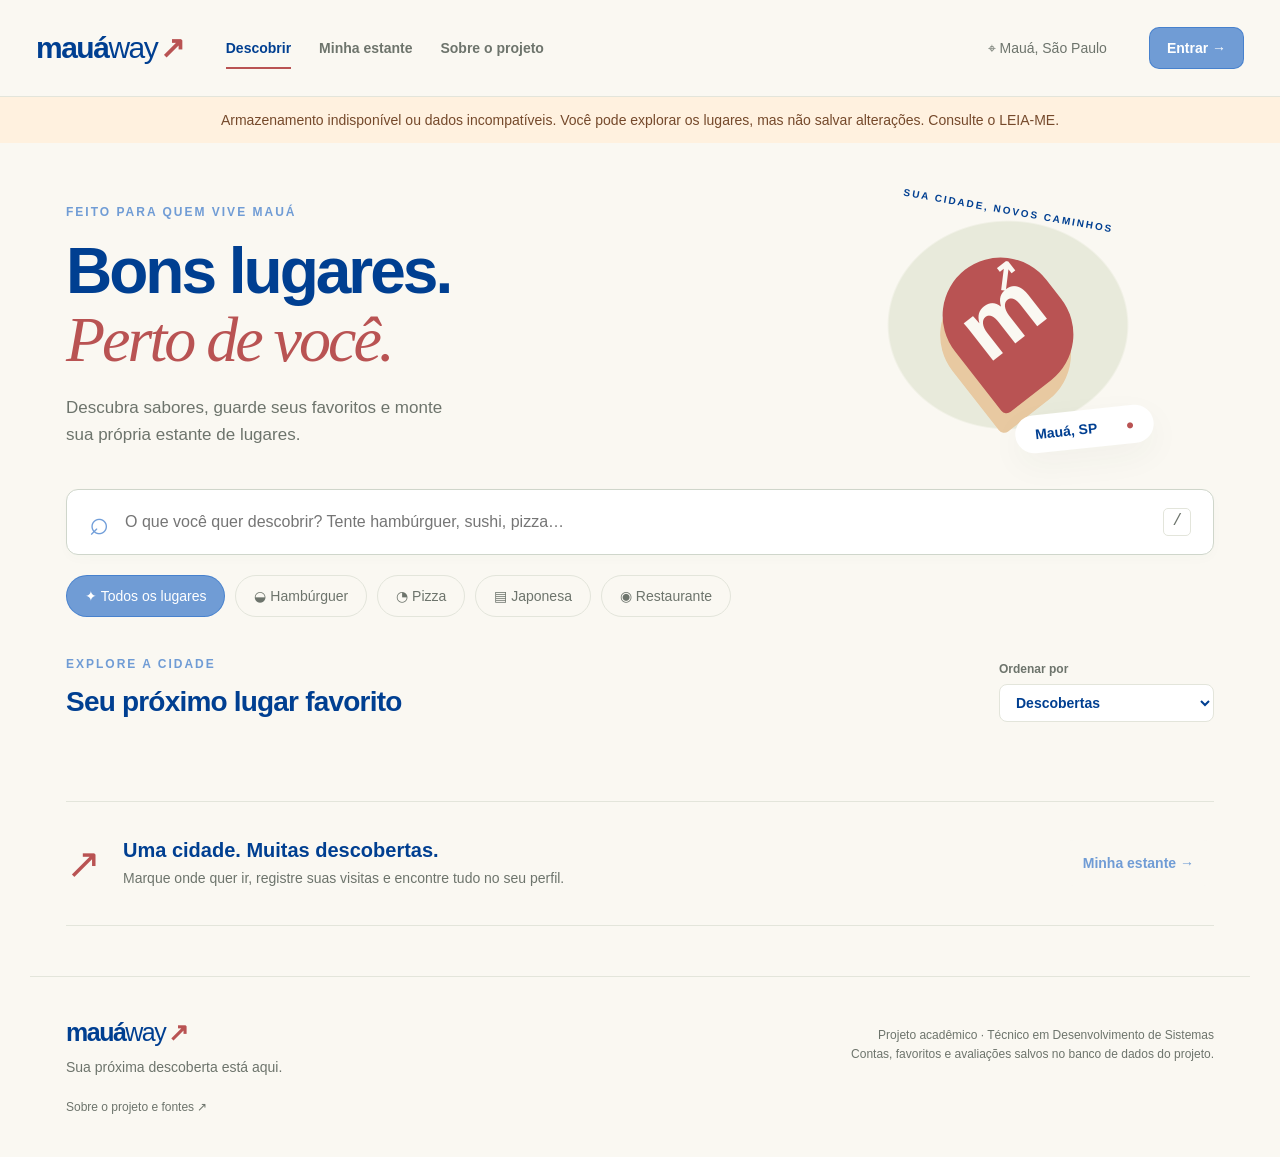
<file: index.html>
<!doctype html>
<html lang="pt-BR">
  <head>
    <meta charset="UTF-8" />
    <meta name="viewport" content="width=device-width, initial-scale=1" />
    <meta name="theme-color" content="#214d40" />
    <meta
      name="description"
      content="Descubra restaurantes de Mauá, organize seus lugares e compartilhe suas experiências."
    />
    <title>Descubra sua cidade | MauáWay</title>
    <link rel="icon" href="assets/img/favicon.svg" type="image/svg+xml" />
    <link rel="stylesheet" href="assets/css/style.css" />
    <script defer src="assets/js/data.js"></script>
    <script defer src="assets/js/store.js"></script>
    <script defer src="assets/js/ui.js"></script>
    <script defer src="assets/js/explore.js"></script>
  </head>
  <body>
    <a class="skip" href="#main">Pular para o conteúdo</a>
    <header id="header"></header>
    <main id="main" class="container">
      <section class="intro">
        <div>
          <div class="eyebrow">FEITO PARA QUEM VIVE MAUÁ</div>
          <h1>Bons lugares.<br /><em>Perto de você.</em></h1>
          <p>
            Descubra sabores, guarde seus favoritos e monte<br
              class="desktop"
            />
            sua própria estante de lugares.
          </p>
        </div>
        <div class="city-art" aria-hidden="true">
          <span class="orbit">SUA CIDADE, NOVOS CAMINHOS</span>
          <div class="pin">m<span>↗</span></div>
          <div class="art-label">Mauá, SP <span>●</span></div>
        </div>
      </section>
      <section aria-labelledby="explore-title">
        <div class="search-box">
          <span aria-hidden="true">⌕</span
          ><input
            id="search"
            type="search"
            aria-label="Pesquisar lugares"
            placeholder="O que você quer descobrir? Tente hambúrguer, sushi, pizza…"
          /><kbd aria-hidden="true">/</kbd>
        </div>
        <div class="filter-row" id="categories" aria-label="Categorias"></div>
        <div class="section-heading">
          <div>
            <div class="eyebrow">EXPLORE A CIDADE</div>
            <h2 id="explore-title">Seu próximo lugar favorito</h2>
            <p id="result-count" role="status"></p>
          </div>
          <label class="sort-label"
            >Ordenar por<select id="sort">
              <option value="featured">Descobertas</option>
              <option value="name">Nome: A–Z</option>
              <option value="rating">Melhor avaliação local</option>
            </select></label
          >
        </div>
        <div id="places" class="grid"></div>
      </section>
      <aside class="bottom-note">
        <span>↗</span>
        <div>
          <h3>Uma cidade. Muitas descobertas.</h3>
          <p>
            Marque onde quer ir, registre suas visitas e encontre tudo no seu
            perfil.
          </p>
        </div>
        <a class="button light" href="perfil.html">Minha estante →</a>
      </aside>
    </main>
    <footer>
      <a class="brand" href="index.html">mauá<span>way</span><i>↗</i></a>
      <p>Sua próxima descoberta está aqui.</p>
      <small
        >Projeto acadêmico · Técnico em Desenvolvimento de Sistemas<br />Contas, favoritos e avaliações salvos no banco de dados do projeto.</small
      ><a href="sobre.html">Sobre o projeto e fontes ↗</a>
    </footer>
    <div id="toast" role="status" aria-live="polite"></div>
  </body>
</html>
</file>
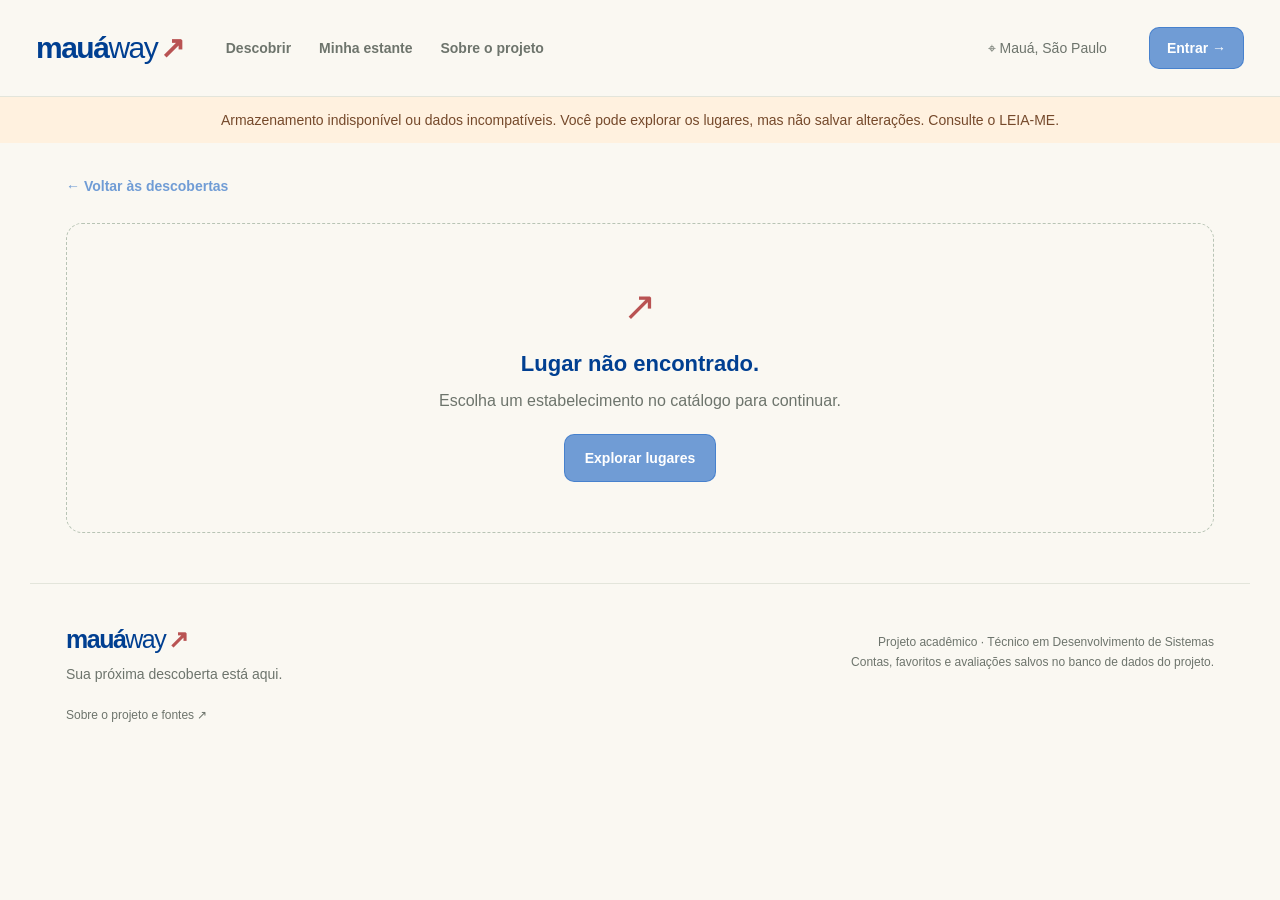
<file: lugar.html>
<!doctype html>
<html lang="pt-BR">
  <head>
    <meta charset="UTF-8" />
    <meta name="viewport" content="width=device-width, initial-scale=1" />
    <meta name="theme-color" content="#214d40" />
    <meta
      name="description"
      content="Descubra restaurantes de Mauá, organize seus lugares e compartilhe suas experiências."
    />
    <title>Conheça o lugar | MauáWay</title>
    <link rel="icon" href="assets/img/favicon.svg" type="image/svg+xml" />
    <link rel="stylesheet" href="assets/css/style.css" />
    <script defer src="assets/js/data.js"></script>
    <script defer src="assets/js/store.js"></script>
    <script defer src="assets/js/ui.js"></script>
    <script defer src="assets/js/detail.js"></script>
  </head>
  <body>
    <a class="skip" href="#main">Pular para o conteúdo</a>
    <header id="header"></header>
    <main id="main" class="container detail-main">
      <a class="text-link back" href="index.html">← Voltar às descobertas</a>
      <div id="place-detail"></div>
    </main>
    <footer>
      <a class="brand" href="index.html">mauá<span>way</span><i>↗</i></a>
      <p>Sua próxima descoberta está aqui.</p>
      <small
        >Projeto acadêmico · Técnico em Desenvolvimento de Sistemas<br />Contas, favoritos e avaliações salvos no banco de dados do projeto.</small
      ><a href="sobre.html">Sobre o projeto e fontes ↗</a>
    </footer>
    <div id="toast" role="status" aria-live="polite"></div>
  </body>
</html>
</file>
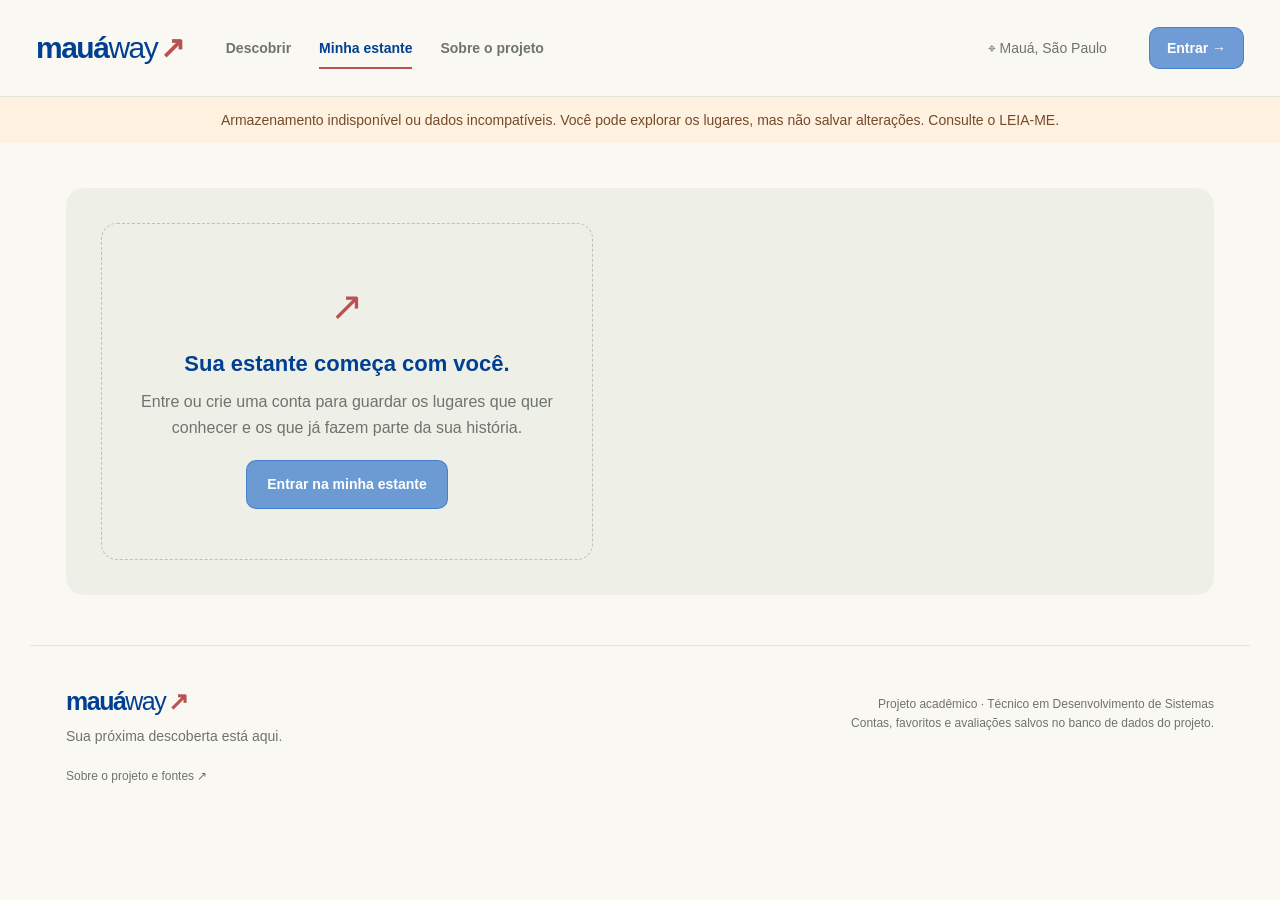
<file: perfil.html>
<!doctype html>
<html lang="pt-BR">
  <head>
    <meta charset="UTF-8" />
    <meta name="viewport" content="width=device-width, initial-scale=1" />
    <meta name="theme-color" content="#214d40" />
    <meta
      name="description"
      content="Descubra restaurantes de Mauá, organize seus lugares e compartilhe suas experiências."
    />
    <title>Minha estante | MauáWay</title>
    <link rel="icon" href="assets/img/favicon.svg" type="image/svg+xml" />
    <link rel="stylesheet" href="assets/css/style.css" />
    <script defer src="assets/js/data.js"></script>
    <script defer src="assets/js/store.js"></script>
    <script defer src="assets/js/ui.js"></script>
    <script defer src="assets/js/profile.js"></script>
  </head>
  <body>
    <a class="skip" href="#main">Pular para o conteúdo</a>
    <header id="header"></header>
    <main id="main" class="container">
      <section id="profile-head" class="profile-head"></section>
      <section id="profile-content" hidden>
        <div
          id="profile-tabs"
          class="tabs"
          role="tablist"
          aria-label="Minhas coleções"
        ></div>
        <div class="section-heading">
          <div>
            <h2 id="collection-title">Todos os lugares</h2>
            <p id="collection-count"></p>
          </div>
          <a href="index.html" class="text-link">Descobrir lugares ↗</a>
        </div>
        <div id="collection" class="grid" role="tabpanel"></div>
      </section>
      <dialog id="edit-profile">
        <form id="profile-form">
          <div class="dialog-heading">
            <h2>Seu perfil</h2>
            <button
              type="button"
              class="icon-button"
              id="close-profile"
              aria-label="Fechar"
            >
              ×
            </button>
          </div>
          <label
            >Nome<input
              name="name"
              required
              minlength="2"
              maxlength="40" /></label
          ><label
            >Sobre você<textarea
              name="bio"
              maxlength="180"
              placeholder="Quais sabores você gosta de descobrir?"
            ></textarea></label
          ><button class="button" type="submit">Salvar alterações</button>
        </form>
      </dialog>
    </main>
    <footer>
      <a class="brand" href="index.html">mauá<span>way</span><i>↗</i></a>
      <p>Sua próxima descoberta está aqui.</p>
      <small
        >Projeto acadêmico · Técnico em Desenvolvimento de Sistemas<br />Contas, favoritos e avaliações salvos no banco de dados do projeto.</small
      ><a href="sobre.html">Sobre o projeto e fontes ↗</a>
    </footer>
    <div id="toast" role="status" aria-live="polite"></div>
  </body>
</html>
</file>
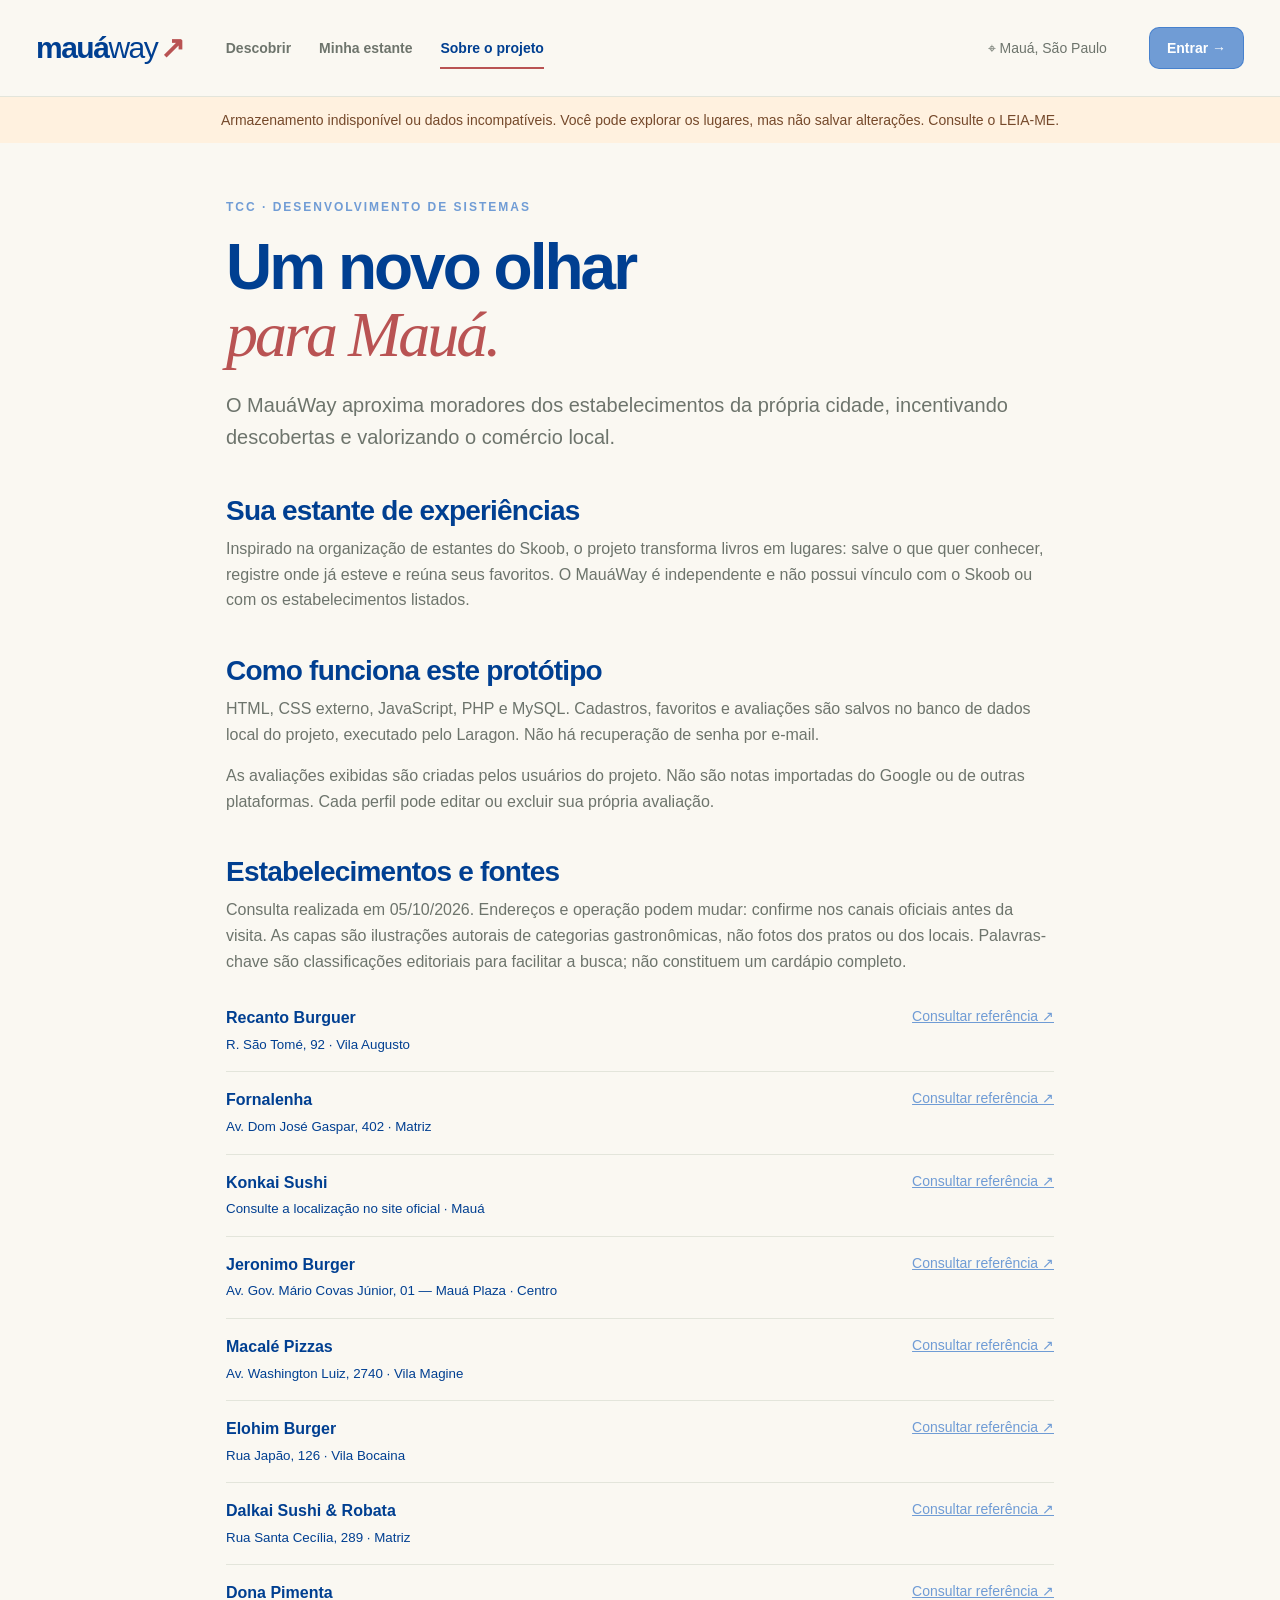
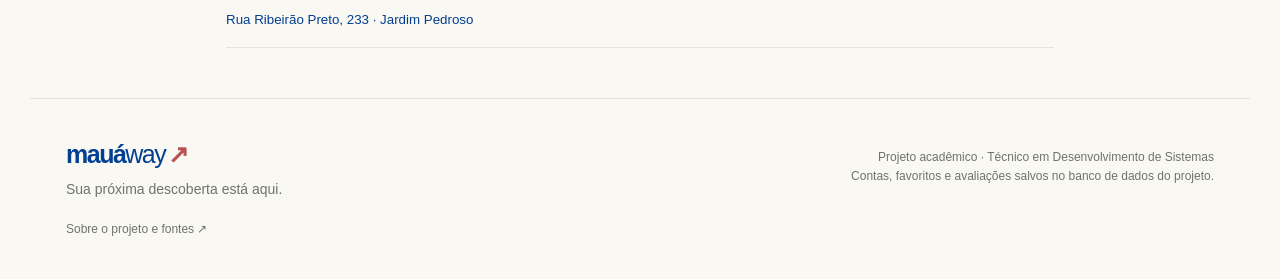
<file: sobre.html>
<!doctype html>
<html lang="pt-BR">
  <head>
    <meta charset="UTF-8" />
    <meta name="viewport" content="width=device-width, initial-scale=1" />
    <meta name="theme-color" content="#214d40" />
    <meta
      name="description"
      content="Descubra restaurantes de Mauá, organize seus lugares e compartilhe suas experiências."
    />
    <title>Sobre e fontes | MauáWay</title>
    <link rel="icon" href="assets/img/favicon.svg" type="image/svg+xml" />
    <link rel="stylesheet" href="assets/css/style.css" />
    <script defer src="assets/js/data.js"></script>
    <script defer src="assets/js/store.js"></script>
    <script defer src="assets/js/ui.js"></script>
    <script defer src="assets/js/about.js"></script>
  </head>
  <body>
    <a class="skip" href="#main">Pular para o conteúdo</a>
    <header id="header"></header>
    <main id="main" class="container about">
      <div class="eyebrow">TCC · DESENVOLVIMENTO DE SISTEMAS</div>
      <h1>Um novo olhar<br /><em>para Mauá.</em></h1>
      <p class="lead">
        O MauáWay aproxima moradores dos estabelecimentos da própria cidade,
        incentivando descobertas e valorizando o comércio local.
      </p>
      <section>
        <h2>Sua estante de experiências</h2>
        <p>
          Inspirado na organização de estantes do Skoob, o projeto transforma
          livros em lugares: salve o que quer conhecer, registre onde já esteve
          e reúna seus favoritos. O MauáWay é independente e não possui vínculo
          com o Skoob ou com os estabelecimentos listados.
        </p>
      </section>
      <section>
        <h2>Como funciona este protótipo</h2>
        <p>
          HTML, CSS externo, JavaScript, PHP e MySQL. Cadastros, favoritos e avaliações são salvos no banco de dados local do projeto, executado pelo Laragon. Não há recuperação de senha por e-mail.
        </p>
        <p>
          As avaliações exibidas são criadas pelos usuários do projeto. Não são notas importadas do Google ou de outras
          plataformas. Cada perfil pode editar ou excluir sua própria avaliação.
        </p>
      </section>
      <section>
        <h2>Estabelecimentos e fontes</h2>
        <p>
          Consulta realizada em 05/10/2026. Endereços e operação podem mudar:
          confirme nos canais oficiais antes da visita. As capas são ilustrações
          autorais de categorias gastronômicas, não fotos dos pratos ou dos
          locais. Palavras-chave são classificações editoriais para facilitar a
          busca; não constituem um cardápio completo.
        </p>
        <div id="sources"></div>
      </section>
    </main>
    <footer>
      <a class="brand" href="index.html">mauá<span>way</span><i>↗</i></a>
      <p>Sua próxima descoberta está aqui.</p>
      <small
        >Projeto acadêmico · Técnico em Desenvolvimento de Sistemas<br />Contas, favoritos e avaliações salvos no banco de dados do projeto.</small
      ><a href="sobre.html">Sobre o projeto e fontes ↗</a>
    </footer>
    <div id="toast" role="status" aria-live="polite"></div>
  </body>
</html>
</file>
<file: assets/css/style.css>
/* MauáWay — sistema visual compartilhado; nenhum CSS inline. */
:root {
  --paper: #faf8f2;
  --white: #fff;
  --ink: #003f91;
  --muted: #6d746c;
  --green: #3676c9b4;
  --orange: #b95353;
  --line: #e3e5db;
  --soft: #eef0e8;
  --radius: 18px;
  --shadow: 0 12px 35px #233d340b;
}
* {
  box-sizing: border-box;
}
body {
  margin: 0;
  background: var(--paper);
  color: var(--ink);
  font-family: Inter, "Segoe UI", Arial, sans-serif;
  font-size: 16px;
  line-height: 1.6;
}
button,
input,
select,
textarea {
  font: inherit;
}
button,
a,
input,
select,
textarea {
  -webkit-tap-highlight-color: transparent;
}
button,
a {
  touch-action: manipulation;
}
a {
  color: inherit;
  text-decoration: none;
}
button {
  cursor: pointer;
}
button:disabled {
  cursor: wait;
  opacity: 0.6;
}
button:focus-visible,
a:focus-visible,
input:focus-visible,
select:focus-visible,
textarea:focus-visible {
  outline: 3px solid var(--orange);
  outline-offset: 4px;
}
h1,
h2,
h3,
p {
  margin-top: 0;
}
h1 {
  font-size: clamp(40px, 5vw, 68px);
  line-height: 1.06;
  letter-spacing: -3px;
  font-weight: 750;
  margin: 16px 0 20px;
}
h1 em {
  color: var(--orange);
  font-family: Georgia, serif;
  font-weight: 400;
}
h2 {
  font-size: 28px;
  line-height: 1.25;
  letter-spacing: -0.8px;
  margin-bottom: 8px;
}
h3 {
  line-height: 1.3;
}
p {
  color: var(--muted);
}
[hidden] {
  display: none !important;
}
.container {
  max-width: 1220px;
  margin: auto;
  padding: 0 36px;
}
header {
  border-bottom: 1px solid var(--line);
  background: var(--paper);
}
.nav {
  max-width: 1292px;
  padding: 24px 36px;
  margin: auto;
  display: flex;
  align-items: center;
  gap: 42px;
}
.brand {
  font-size: 30px;
  font-weight: 800;
  letter-spacing: -1.5px;
  white-space: nowrap;
}
.brand span {
  font-weight: 400;
}
.brand i {
  font-style: normal;
  color: var(--orange);
  padding-left: 3px;
}
.nav-links {
  display: flex;
  gap: 28px;
  align-items: center;
  flex: 1;
  font-size: 14px;
  font-weight: 600;
}
.nav-links a {
  padding: 8px 0;
  color: var(--muted);
}
.nav-links a.active {
  color: var(--ink);
  box-shadow: 0 2px var(--orange);
}
.location {
  font-size: 14px;
  color: var(--muted);
  white-space: nowrap;
}
.button {
  display: inline-flex;
  justify-content: center;
  align-items: center;
  gap: 8px;
  background: var(--green);
  border: 1px solid var(--green);
  color: white;
  border-radius: 10px;
  padding: 12px 20px;
  font-weight: 650;
  font-size: 14px;
  transition:
    background 0.2s,
    transform 0.2s;
}
.button:hover {
  background: #34624f;
  transform: translateY(-1px);
}
.button.small {
  padding: 9px 17px;
}
.button.secondary {
  background: transparent;
  color: var(--green);
  border-color: #b5c1b5;
}
.button.light {
  background: var(--paper);
  color: var(--green);
  border: 0;
}
.button.danger {
  background: #fff;
  color: #9a342c;
  border-color: #d8a8a3;
}
.full {
  width: 100%;
}
.eyebrow {
  font-size: 12px;
  letter-spacing: 2px;
  font-weight: 750;
  color: var(--green);
}
.intro {
  display: flex;
  justify-content: space-between;
  align-items: center;
  padding: 52px 0 34px;
}
.intro p {
  margin-bottom: 0;
  font-size: 17px;
}
.city-art {
  position: relative;
  width: 300px;
  height: 260px;
  margin-right: 56px;
  background: radial-gradient(ellipse, #e8eadb 0 56%, transparent 57%);
  display: grid;
  place-items: center;
}
.pin {
  width: 116px;
  height: 140px;
  background: var(--orange);
  border-radius: 70px 70px 70px 8px;
  transform: rotate(-38deg);
  box-shadow: -14px 14px 0 #e8c9a1;
  display: grid;
  place-items: center;
  color: var(--paper);
  font-size: 90px;
  font-weight: 750;
  line-height: 1;
  padding-bottom: 24px;
}
.pin span {
  position: absolute;
  font-size: 38px;
  right: 15px;
  top: 10px;
}
.orbit {
  position: absolute;
  top: 8px;
  font-size: 10px;
  letter-spacing: 2px;
  transform: rotate(10deg);
  font-weight: 700;
}
.art-label {
  position: absolute;
  bottom: 7px;
  right: 4px;
  background: white;
  box-shadow: var(--shadow);
  padding: 8px 20px;
  border-radius: 30px;
  transform: rotate(-6deg);
  font-size: 14px;
  font-weight: 600;
}
.art-label span {
  color: var(--orange);
  padding-left: 25px;
}
.search-box {
  display: flex;
  align-items: center;
  gap: 16px;
  background: white;
  border: 1px solid #cfd6cb;
  padding: 13px 22px;
  border-radius: 12px;
  box-shadow: 0 4px 12px #214d4005;
}
.search-box > span {
  font-size: 34px;
  line-height: 1;
  color: var(--green);
}
.search-box input {
  width: 100%;
  padding: 6px 0;
  border: 0;
  outline-offset: 8px;
  background: none;
  color: var(--ink);
  min-width: 0;
}
.search-box kbd {
  border: 1px solid var(--line);
  padding: 0 8px;
  color: var(--muted);
  border-radius: 5px;
}
.filter-row {
  display: flex;
  gap: 10px;
  flex-wrap: wrap;
  margin: 20px 0 38px;
}
.chip {
  padding: 9px 18px;
  border: 1px solid var(--line);
  background: transparent;
  border-radius: 30px;
  color: var(--muted);
  font-size: 14px;
}
.chip:hover {
  border-color: var(--green);
}
.chip.active {
  background: var(--green);
  color: white;
  border-color: var(--green);
}
.section-heading {
  display: flex;
  justify-content: space-between;
  align-items: center;
  gap: 20px;
  margin: 24px 0;
}
.section-heading .eyebrow {
  margin-bottom: 9px;
}
.section-heading p {
  font-size: 14px;
  margin: 0;
}
.sort-label {
  font-size: 12px;
  color: var(--muted);
  display: grid;
  gap: 5px;
}
select {
  border: 1px solid var(--line);
  padding: 9px 32px 9px 12px;
  background: white;
  border-radius: 8px;
  color: var(--ink);
  font-size: 14px;
}
.grid {
  display: grid;
  grid-template-columns: repeat(4, minmax(0, 1fr));
  gap: 26px 20px;
}
.card {
  background: var(--white);
  border: 1px solid var(--line);
  border-radius: 15px;
  overflow: hidden;
  box-shadow: 0 4px 8px #214d4003;
  transition:
    transform 0.2s,
    box-shadow 0.2s;
}
.card:hover {
  transform: translateY(-4px);
  box-shadow: var(--shadow);
}
.cover {
  position: relative;
  display: block;
  background: var(--soft);
  overflow: hidden;
}
.cover img {
  display: block;
  width: 100%;
  aspect-ratio: 1.29;
  object-fit: cover;
  transition: transform 0.3s;
}
.card:hover .cover img {
  transform: scale(1.04);
}
.cover-label {
  position: absolute;
  bottom: 10px;
  left: 10px;
  background: #fffdf1ed;
  border-radius: 20px;
  padding: 3px 10px;
  font-size: 11px;
  color: var(--ink);
}
.card-body {
  padding: 17px 16px 15px;
}
.card-meta {
  display: flex;
  justify-content: space-between;
  gap: 5px;
  font-size: 11px;
  letter-spacing: 1px;
  text-transform: uppercase;
  color: var(--muted);
}
.card h3 {
  margin: 7px 0;
  font-size: 18px;
  letter-spacing: -0.4px;
}
.card h3 a:hover {
  text-decoration: underline;
}
.neighborhood {
  font-size: 13px;
  margin-bottom: 12px;
}
.rating {
  font-size: 12px;
  color: var(--muted);
  margin-bottom: 16px;
}
.rating strong {
  color: var(--green);
}
.card-actions {
  display: flex;
  gap: 7px;
  border-top: 1px solid var(--line);
  padding-top: 13px;
}
.save-btn {
  flex: 1;
  border: 1px solid var(--line);
  border-radius: 7px;
  padding: 8px;
  background: white;
  color: var(--green);
  font-size: 12px;
  font-weight: 650;
}
.save-btn.selected {
  background: var(--soft);
  border-color: #9bb099;
}
.favorite {
  width: 36px;
  flex: none;
  font-size: 19px;
  line-height: 1;
}
.favorite.selected {
  color: var(--orange);
  background: #fff0e8;
  border-color: #ebbea4;
}
.bottom-note {
  display: flex;
  align-items: center;
  gap: 22px;
  border-top: 1px solid var(--line);
  border-bottom: 1px solid var(--line);
  margin: 50px 0 24px;
  padding: 28px 0;
}
.bottom-note > span {
  font-size: 42px;
  color: var(--orange);
}
.bottom-note h3 {
  margin-bottom: 4px;
  font-size: 20px;
}
.bottom-note p {
  margin: 0;
  font-size: 14px;
}
.bottom-note .button {
  margin-left: auto;
  white-space: nowrap;
}
footer {
  max-width: 1220px;
  margin: 50px auto 0;
  padding: 35px 36px 40px;
  border-top: 1px solid var(--line);
  display: grid;
  grid-template-columns: 1fr 1fr;
  gap: 4px 30px;
}
footer .brand {
  font-size: 25px;
}
footer p {
  font-size: 14px;
  grid-column: 1;
  margin: 0;
}
footer small {
  grid-column: 2;
  grid-row: 1/3;
  text-align: right;
  color: var(--muted);
  font-size: 12px;
  align-self: center;
}
footer > a:last-child {
  grid-column: 1/-1;
  font-size: 12px;
  margin-top: 16px;
  color: var(--muted);
}
.skip {
  position: absolute;
  top: -60px;
  left: 20px;
  background: white;
  z-index: 10;
  padding: 10px;
}
.skip:focus {
  top: 10px;
}
#toast {
  position: fixed;
  bottom: 24px;
  left: 50%;
  transform: translate(-50%, 20px);
  background: var(--green);
  color: white;
  padding: 13px 22px;
  border-radius: 12px;
  box-shadow: var(--shadow);
  opacity: 0;
  pointer-events: none;
  transition: 0.2s;
  z-index: 100;
  max-width: 90%;
  font-size: 14px;
}
#toast.show {
  opacity: 1;
  transform: translate(-50%, 0);
}
.empty {
  grid-column: 1/-1;
  text-align: center;
  border: 1px dashed #b8c4b5;
  border-radius: 16px;
  padding: 50px 20px;
}
.empty .empty-icon {
  font-size: 40px;
  color: var(--orange);
  display: block;
  margin-bottom: 12px;
}
.empty h3 {
  font-size: 22px;
  margin-bottom: 10px;
}
.empty p {
  max-width: 450px;
  margin: 0 auto 20px;
}
.text-link {
  font-size: 14px;
  font-weight: 650;
  color: var(--green);
}
.text-link:hover {
  text-decoration: underline;
}
.auth-layout {
  display: grid;
  grid-template-columns: 1fr 1fr;
  gap: 90px;
  padding-top: 65px;
  padding-bottom: 45px;
  align-items: center;
}
.auth-story h1 {
  font-size: 72px;
}
.auth-story {
  padding: 10px 0;
}
.auth-story > p {
  font-size: 18px;
}
.mini-shelf {
  display: flex;
  gap: 12px;
  margin: 30px 0 22px;
}
.mini-shelf img {
  width: 28%;
  border-radius: 12px;
  box-shadow: 0 10px 0 #ded9c7;
}
.mini-shelf img:nth-child(2) {
  transform: translateY(-15px);
}
.auth-story > p:last-child {
  font-size: 13px;
}
.auth-card {
  background: white;
  border: 1px solid var(--line);
  border-radius: 20px;
  padding: 34px;
}
.tabs {
  display: flex;
  gap: 24px;
  border-bottom: 1px solid var(--line);
  overflow-x: auto;
}
.tabs button {
  border: 0;
  background: none;
  color: var(--muted);
  white-space: nowrap;
  padding: 14px 1px;
  font-size: 14px;
}
.tabs button[aria-selected="true"] {
  color: var(--green);
  box-shadow: inset 0 -3px var(--orange);
  font-weight: 700;
}
.auth-card .tabs {
  margin-bottom: 28px;
}
.auth-card h2 {
  font-size: 26px;
}
.auth-card > p {
  font-size: 14px;
}
.auth-card form {
  margin-top: 24px;
}
label {
  display: grid;
  gap: 7px;
  font-size: 14px;
  font-weight: 600;
}
form label {
  margin-bottom: 17px;
}
input,
textarea {
  border: 1px solid #cfd6cb;
  border-radius: 8px;
  padding: 12px;
  background: white;
  color: var(--ink);
  width: 100%;
  min-width: 0;
}
textarea {
  min-height: 110px;
  resize: vertical;
}
.password-field {
  display: flex;
  border: 1px solid #cfd6cb;
  border-radius: 8px;
  overflow: hidden;
}
.password-field input {
  border: 0;
}
.password-field button {
  border: 0;
  background: none;
  color: var(--green);
  font-size: 12px;
  padding: 0 14px;
}
.form-error {
  color: #a6342b;
  font-size: 14px;
}
.form-error:empty {
  display: none;
}
.divider {
  text-align: center;
  color: var(--muted);
  font-size: 12px;
  margin: 20px 0;
}
.local-notice {
  font-size: 12px !important;
  margin: 20px 0 0;
}
.profile-head {
  margin: 45px 0 25px;
  padding: 35px;
  background: var(--soft);
  border-radius: 18px;
  display: flex;
  gap: 24px;
  align-items: center;
}
.avatar {
  background: var(--green);
  color: #fff4d7;
  border-radius: 50%;
  width: 86px;
  height: 86px;
  flex-shrink: 0;
  display: grid;
  place-items: center;
  font-size: 32px;
  font-weight: 700;
}
.profile-info {
  flex: 1;
  min-width: 0;
}
.profile-info h1 {
  font-size: 34px;
  letter-spacing: -1px;
  margin: 0 0 8px;
  overflow-wrap: anywhere;
}
.profile-info p {
  margin-bottom: 8px;
  overflow-wrap: anywhere;
}
.profile-info small {
  font-size: 13px;
  color: var(--muted);
}
.profile-buttons {
  display: grid;
  gap: 8px;
}
.tabs .badge {
  background: var(--soft);
  padding: 2px 7px;
  border-radius: 12px;
  font-size: 12px;
  margin-left: 5px;
}
.detail-main {
  padding-top: 30px;
}
.back {
  display: inline-block;
  margin-bottom: 25px;
}
.detail-hero {
  display: grid;
  grid-template-columns: 340px 1fr;
  gap: 42px;
  align-items: start;
}
.detail-cover {
  width: 100%;
  border-radius: 20px;
}
.image-caption {
  font-size: 12px;
  text-align: center;
}
.detail-hero h1 {
  font-size: 42px;
  letter-spacing: -1.5px;
  margin: 13px 0;
}
.detail-hero .lead {
  font-size: 17px;
  max-width: 670px;
}
.detail-hero .rating {
  font-size: 14px;
}
.detail-actions {
  display: flex;
  flex-wrap: wrap;
  gap: 10px;
  margin: 20px 0;
}
.tag-toggle {
  border: 1px solid #bdc8b9;
  background: white;
  color: var(--green);
  padding: 10px 14px;
  border-radius: 8px;
  font-size: 14px;
}
.tag-toggle.selected {
  background: var(--green);
  color: white;
}
.keywords {
  display: flex;
  gap: 7px;
  flex-wrap: wrap;
  margin-top: 18px;
}
.keywords a {
  background: var(--soft);
  font-size: 12px;
  border-radius: 20px;
  padding: 4px 10px;
}
.detail-info {
  display: flex;
  gap: 20px;
  flex-wrap: wrap;
  margin-top: 18px;
}
.detail-info a {
  font-size: 14px;
  text-decoration: underline;
  text-underline-offset: 4px;
}
.review-layout {
  display: grid;
  grid-template-columns: 1fr 360px;
  gap: 50px;
  border-top: 1px solid var(--line);
  margin-top: 36px;
  padding-top: 30px;
}
.review-layout h2 {
  font-size: 26px;
}
.review-card {
  background: white;
  padding: 22px;
  border-radius: 14px;
  border: 1px solid var(--line);
  margin: 15px 0;
  overflow-wrap: anywhere;
}
.review-card header {
  border: 0;
  background: none;
  display: flex;
  justify-content: space-between;
  gap: 12px;
  align-items: center;
}
.review-card p {
  white-space: pre-wrap;
  margin: 12px 0;
}
.review-card time {
  font-size: 12px;
  color: var(--muted);
}
.review-form-box {
  padding: 25px;
  background: var(--soft);
  border-radius: 16px;
  align-self: start;
}
.review-form-box h3 {
  font-size: 20px;
}
.review-form-box small {
  font-size: 12px;
  color: var(--muted);
}
.stars {
  color: #bd6338;
  letter-spacing: 2px;
}
.star-picker {
  border: 0;
  padding: 0;
  margin: 10px 0 20px;
}
.star-picker legend {
  font-size: 14px;
  font-weight: 600;
  margin-bottom: 8px;
}
.star-buttons {
  display: flex;
  gap: 6px;
}
.star-buttons label {
  margin: 0;
  display: block;
}
.star-buttons input {
  position: absolute;
  opacity: 0;
  width: 1px;
  height: 1px;
}
.star-buttons span {
  display: grid;
  place-items: center;
  width: 40px;
  height: 42px;
  font-size: 30px;
  line-height: 1;
  color: #8a9183;
  border: 1px solid #b9c5b5;
  border-radius: 7px;
  cursor: pointer;
  background: #fff;
}
.star-buttons input:checked + span {
  background: var(--green);
  color: #fbd18c;
  border-color: var(--green);
}
.star-buttons input:focus-visible + span {
  outline: 3px solid var(--orange);
  outline-offset: 3px;
}
.review-own-actions {
  display: flex;
  gap: 16px;
}
.review-own-actions button {
  border: 0;
  background: none;
  padding: 6px 0;
  color: var(--green);
  font-size: 13px;
  text-decoration: underline;
}
.about {
  max-width: 900px;
  padding-top: 55px;
}
.about .lead {
  font-size: 20px;
}
.about section {
  margin: 40px 0;
}
.source-row {
  padding: 15px 0;
  border-bottom: 1px solid var(--line);
  display: flex;
  justify-content: space-between;
  gap: 15px;
}
.source-row a {
  color: var(--green);
  font-size: 14px;
  text-decoration: underline;
}
dialog {
  border: 1px solid var(--line);
  border-radius: 18px;
  padding: 30px;
  max-width: 480px;
  width: calc(100% - 32px);
  color: var(--ink);
}
dialog::backdrop {
  background: #14382acf;
}
.dialog-heading {
  display: flex;
  justify-content: space-between;
  align-items: center;
  margin-bottom: 20px;
}
.icon-button {
  border: 0;
  background: none;
  color: var(--ink);
  font-size: 30px;
  padding: 0 5px;
}
.dialog-heading h2 {
  margin: 0;
  font-size: 24px;
}
.storage-alert {
  background: #fff1df;
  padding: 12px 24px;
  color: #75492b;
  text-align: center;
  font-size: 14px;
}
.profile-review {
  grid-column: span 2;
}
.profile-review a {
  font-weight: 700;
}
.profile-review p {
  margin-top: 10px;
  white-space: pre-wrap;
  overflow-wrap: anywhere;
}
@media (min-width: 1400px) {
  .intro {
    padding-top: 60px;
  }
}
@media (max-width: 1000px) {
  .grid {
    grid-template-columns: repeat(3, minmax(0, 1fr));
  }
  .nav {
    gap: 24px;
  }
  .nav-links {
    gap: 18px;
  }
  .city-art {
    margin-right: 0;
    width: 250px;
  }
  .auth-layout {
    gap: 35px;
  }
  .auth-story h1 {
    font-size: 60px;
  }
  .detail-hero {
    grid-template-columns: 280px 1fr;
    gap: 28px;
  }
  .review-layout {
    grid-template-columns: 1fr 320px;
    gap: 28px;
  }
  .location {
    display: none;
  }
}
@media (max-width: 760px) {
  .container {
    padding-left: 22px;
    padding-right: 22px;
  }
  .nav {
    padding: 18px 22px;
    flex-wrap: wrap;
    gap: 12px;
    justify-content: space-between;
  }
  .nav-links {
    order: 3;
    flex-basis: 100%;
    gap: 26px;
  }
  .nav-links a {
    font-size: 13px;
  }
  .brand {
    font-size: 28px;
  }
  .nav > .button {
    margin-left: auto;
  }
  .intro {
    padding: 34px 0 28px;
  }
  .intro h1 {
    font-size: 48px;
    letter-spacing: -2px;
  }
  .intro p {
    font-size: 15px;
  }
  .city-art {
    width: 170px;
    height: 200px;
    margin-left: 20px;
    flex-shrink: 0;
  }
  .pin {
    width: 84px;
    height: 106px;
    font-size: 65px;
  }
  .pin span {
    font-size: 24px;
  }
  .orbit {
    font-size: 7px;
    letter-spacing: 1px;
    top: 9px;
  }
  .art-label {
    font-size: 11px;
    padding: 6px 12px;
  }
  .art-label span {
    padding-left: 8px;
  }
  .grid {
    grid-template-columns: repeat(2, minmax(0, 1fr));
    gap: 18px 14px;
  }
  .filter-row {
    gap: 8px;
    margin-bottom: 27px;
  }
  .chip {
    font-size: 12px;
    padding: 8px 13px;
  }
  .section-heading h2 {
    font-size: 23px;
  }
  .section-heading {
    align-items: flex-start;
  }
  .sort-label {
    max-width: 155px;
  }
  .sort-label select {
    max-width: 100%;
    font-size: 12px;
  }
  .auth-layout {
    grid-template-columns: 1fr;
    max-width: 580px;
    padding-top: 28px;
  }
  .auth-story h1 {
    font-size: 44px;
    line-height: 1.1;
  }
  .auth-story h1 br {
    display: none;
  }
  .auth-story .mini-shelf {
    display: none;
  }
  .auth-story > p:last-child {
    display: none;
  }
  .auth-story {
    padding: 0;
  }
  .auth-story > p {
    margin: 0;
  }
  .auth-card {
    padding: 25px;
  }
  .detail-hero {
    grid-template-columns: 1fr;
  }
  .detail-cover {
    max-height: 280px;
    object-fit: cover;
  }
  .detail-hero h1 {
    font-size: 36px;
  }
  .review-layout {
    grid-template-columns: 1fr;
  }
  .review-form-box {
    order: -1;
  }
  .profile-head {
    flex-wrap: wrap;
    padding: 24px;
    margin-top: 28px;
    gap: 18px;
  }
  .profile-buttons {
    display: flex;
    width: 100%;
  }
  .avatar {
    width: 65px;
    height: 65px;
    font-size: 25px;
  }
  .profile-info h1 {
    font-size: 27px;
  }
  .profile-info p {
    font-size: 14px;
  }
  .profile-review {
    grid-column: 1/-1;
  }
  .tabs {
    gap: 22px;
  }
  .bottom-note {
    flex-wrap: wrap;
    gap: 14px;
  }
  .bottom-note > div {
    flex: 1;
  }
  .bottom-note .button {
    margin-left: 48px;
  }
  .bottom-note h3 {
    font-size: 18px;
  }
  footer {
    padding: 28px 22px;
    display: block;
    margin-top: 32px;
  }
  footer small {
    display: block;
    text-align: left;
    margin: 18px 0;
  }
  footer > a:last-child {
    display: block;
  }
  .source-row {
    flex-direction: column;
    gap: 5px;
  }
  .about h1 {
    font-size: 44px;
  }
}
@media (max-width: 420px) {
  .city-art {
    display: none;
  }
  .intro h1 {
    font-size: 48px;
  }
  .section-heading {
    flex-wrap: wrap;
  }
  .sort-label {
    display: flex;
    max-width: 100%;
    align-items: center;
    gap: 10px;
  }
  .card-body {
    padding: 13px 11px;
  }
  .card h3 {
    font-size: 16px;
  }
  .card-meta {
    font-size: 10px;
    letter-spacing: 0.6px;
  }
  .card-actions {
    gap: 4px;
  }
  .save-btn {
    font-size: 11px;
    padding: 7px 4px;
  }
  .favorite {
    width: 30px;
    font-size: 18px;
  }
  .neighborhood {
    font-size: 12px;
  }
  .search-box {
    padding: 12px;
    gap: 8px;
  }
  .search-box input {
    font-size: 14px;
  }
  .search-box kbd {
    display: none;
  }
  .cover-label {
    font-size: 10px;
  }
  .nav-links {
    gap: 20px;
  }
  .container {
    padding-left: 16px;
    padding-right: 16px;
  }
}
@media (prefers-reduced-motion: reduce) {
  *,
  *::before,
  *::after {
    transition: none !important;
    scroll-behavior: auto !important;
  }
}
</file>
